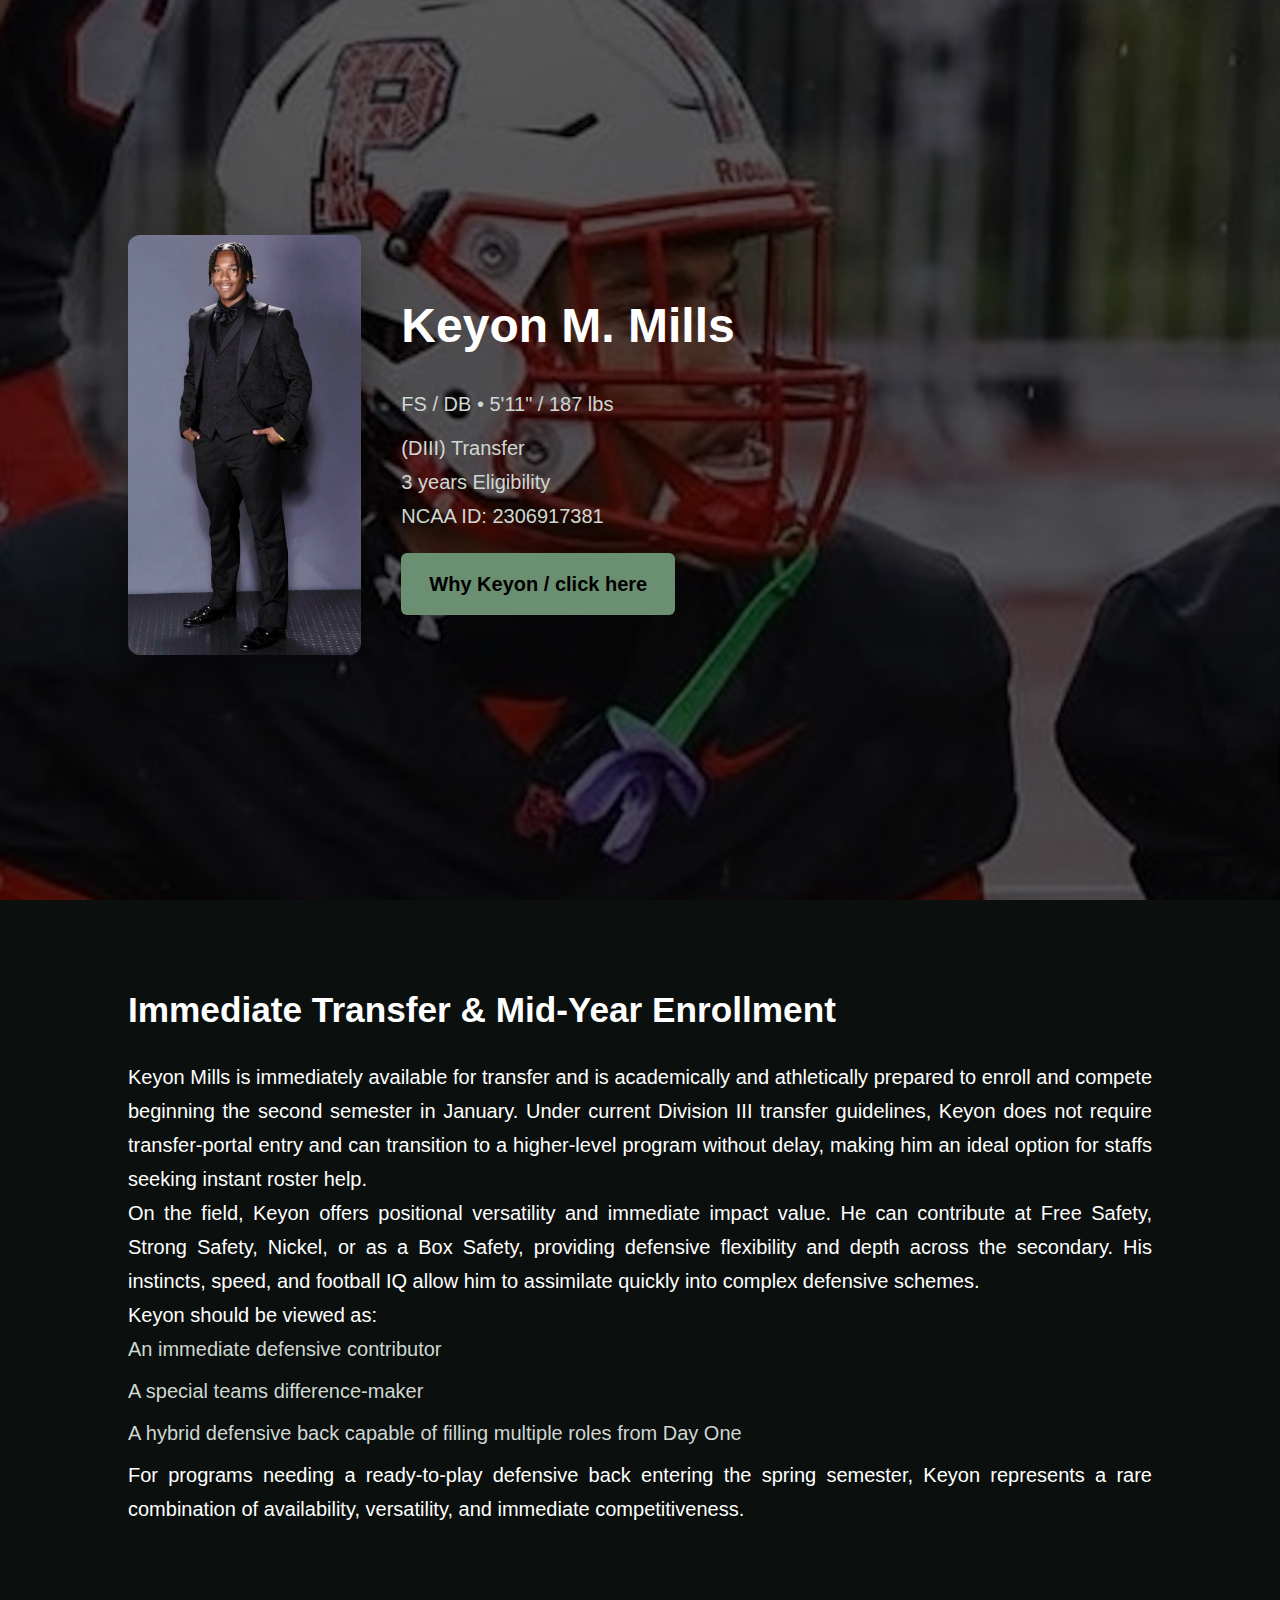
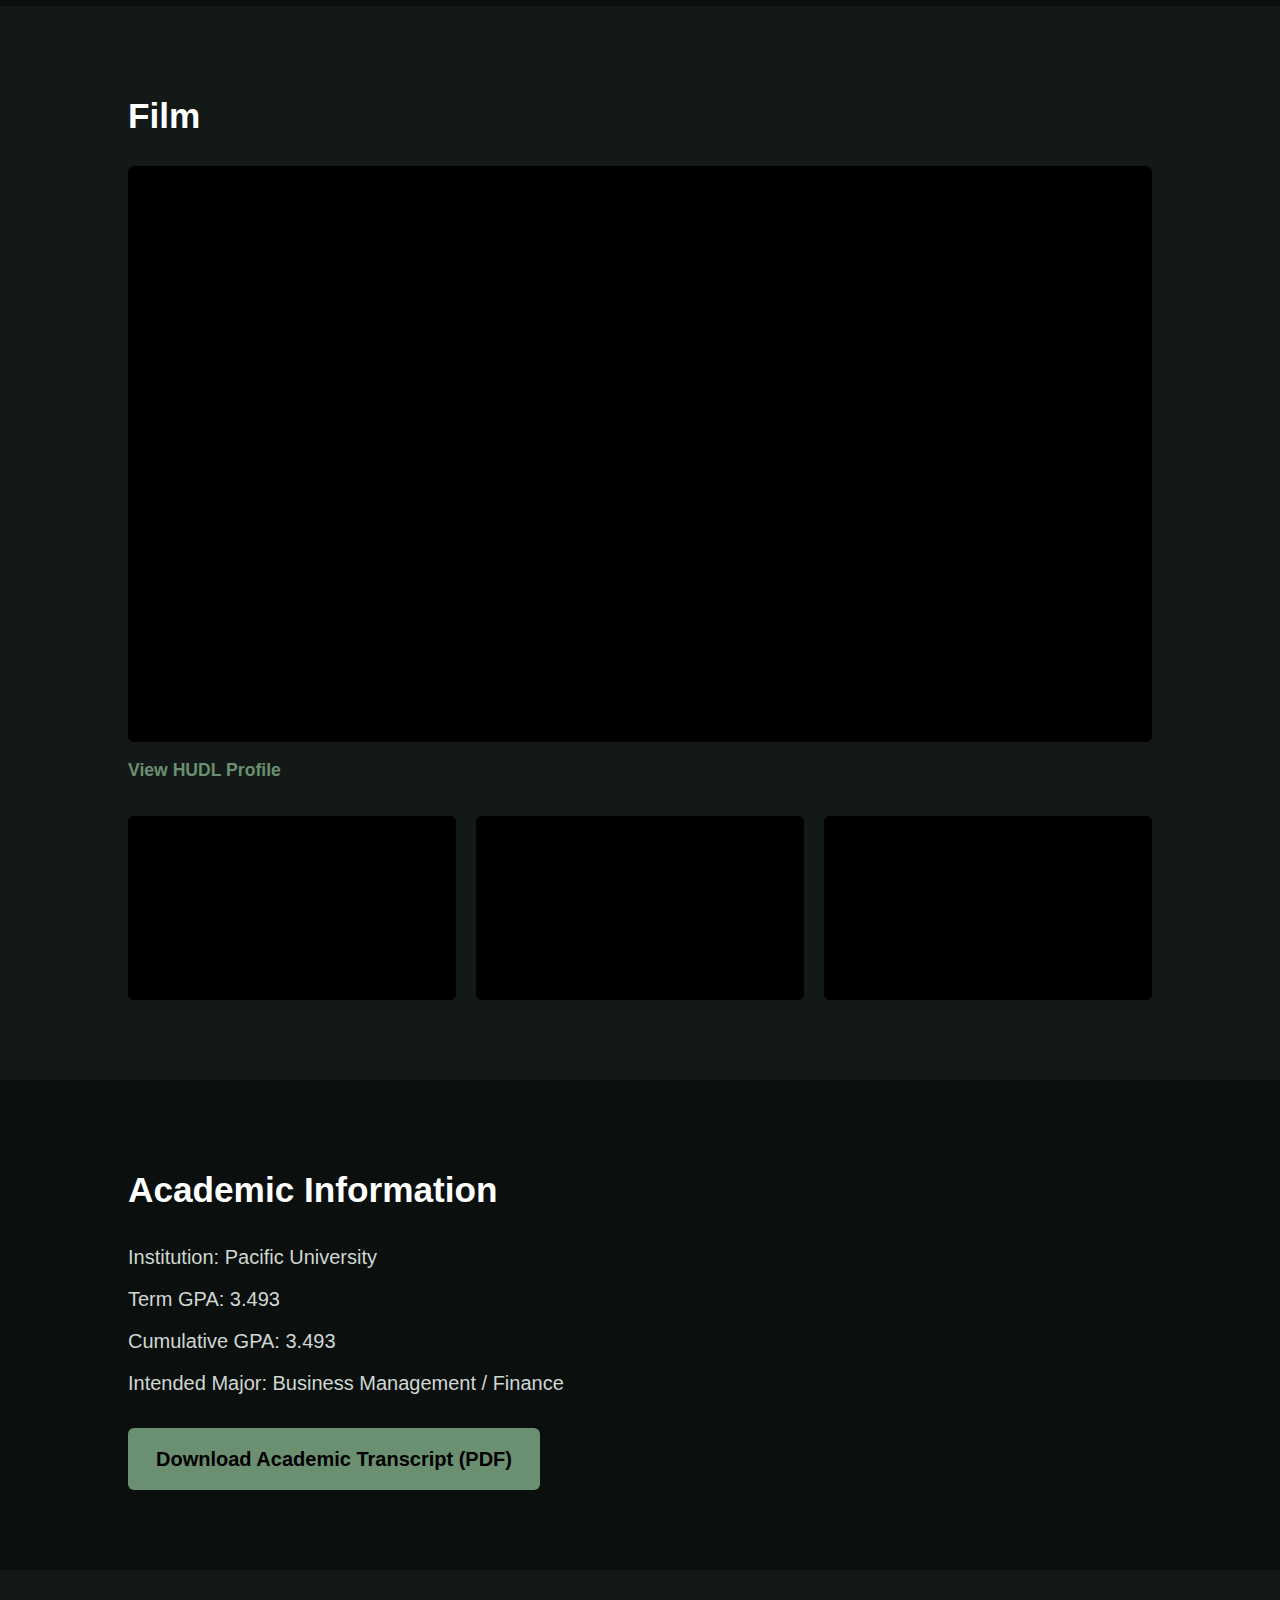
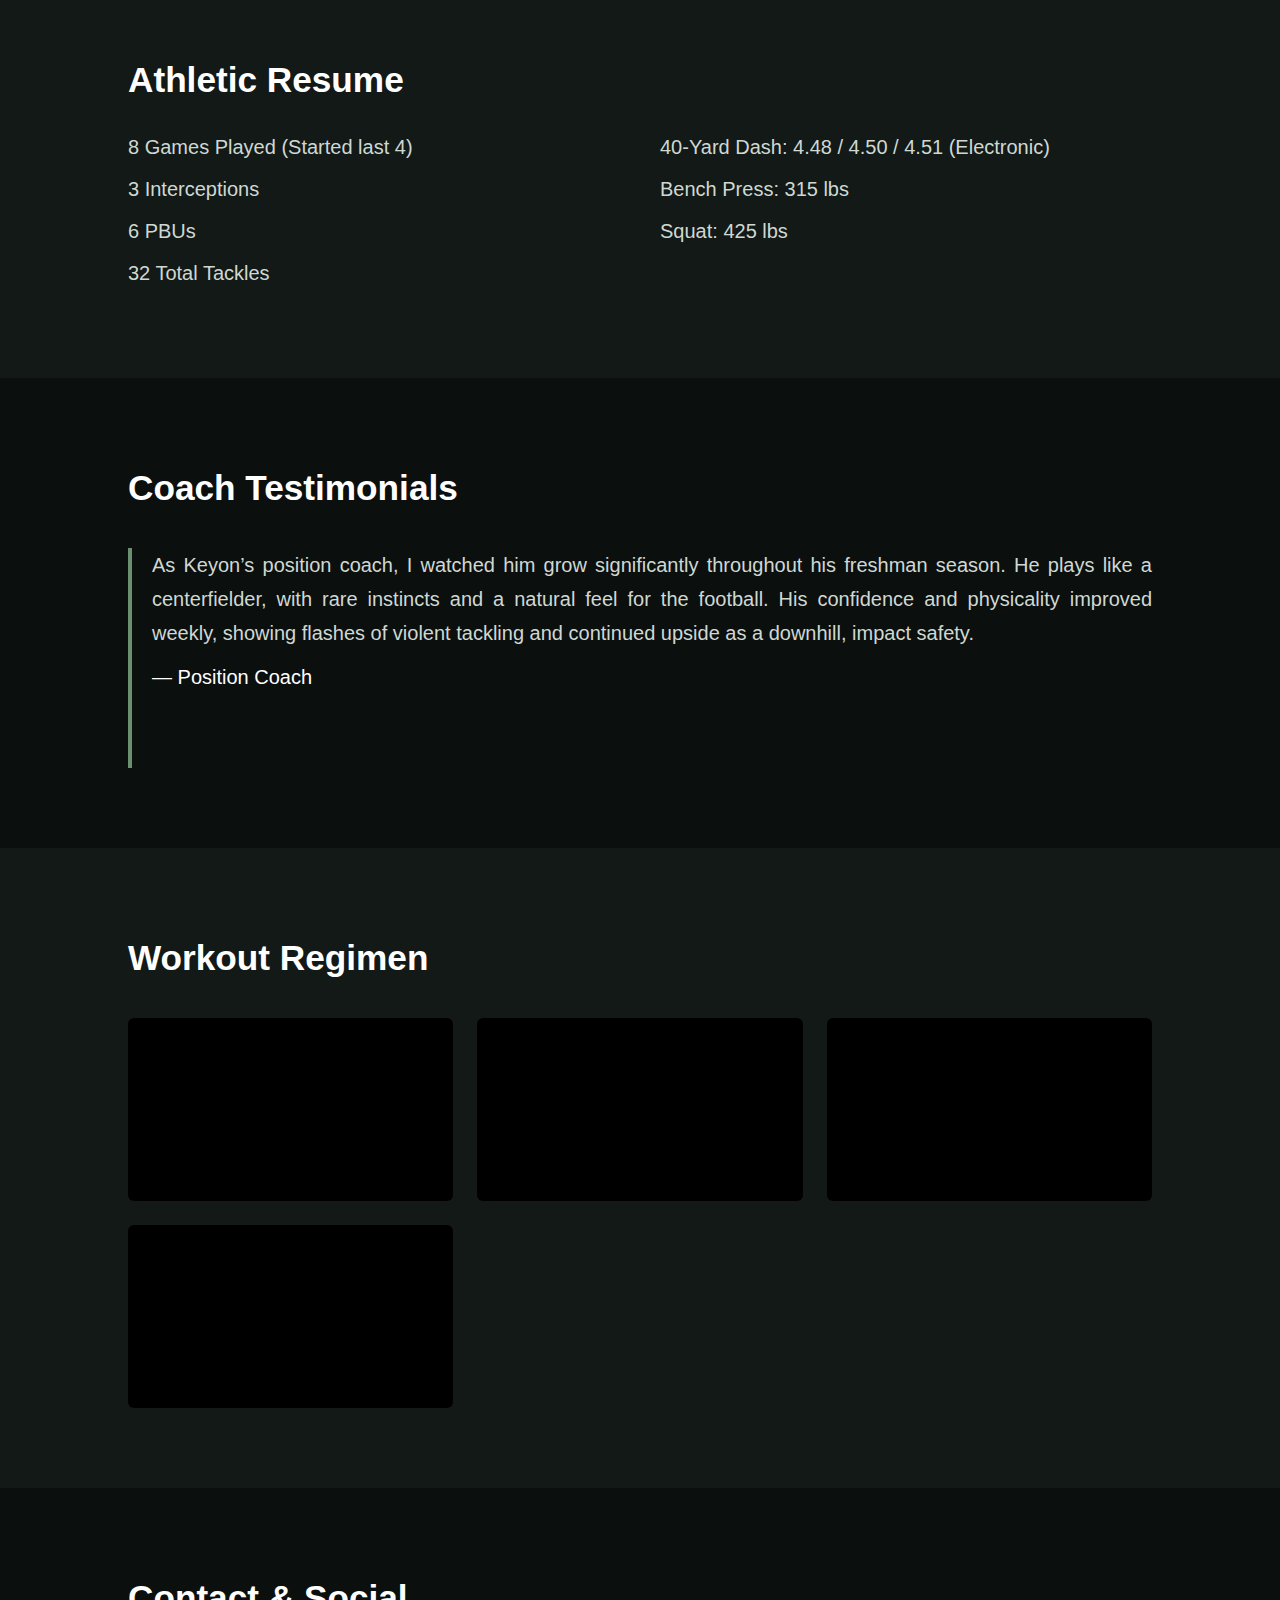
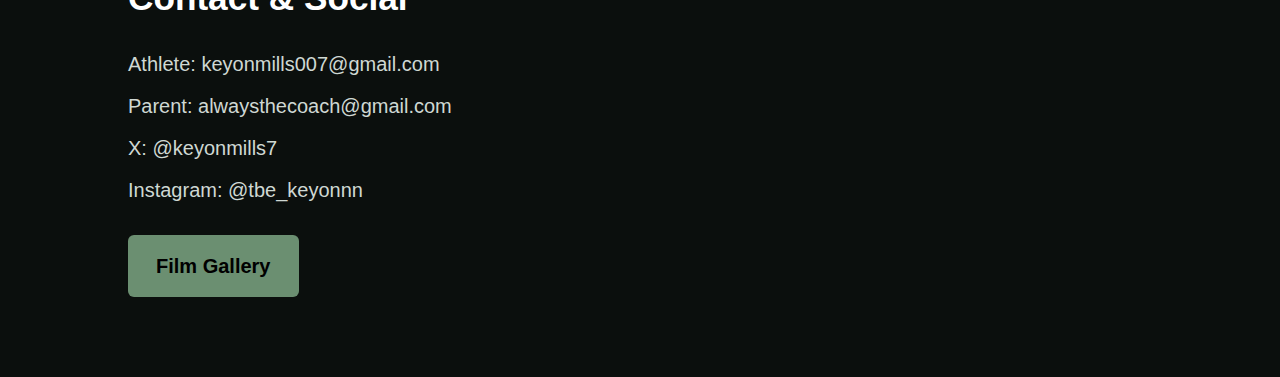
<file: index.html>
<!DOCTYPE html>
<html lang="en">
<head>
  <meta charset="UTF-8" />
  <meta name="viewport" content="width=device-width, initial-scale=1.0" />
  <title>Keyon M. Mills | Recruiting Profile</title>

  <!-- Styles -->
  <link rel="stylesheet" href="css/styles.css" />
</head>
<body>

  <!-- ================= HERO ================= -->
  <header class="hero">
    <div class="hero-overlay"></div>

    <div class="hero-content">
      <div class="hero-profile">
        <img
          src="assets/images/profile/keyon-profile.jpeg"
          alt="Keyon M. Mills profile photo"
          class="profile-img"
        />
      </div>

      <div class="hero-text">
        <h1>Keyon M. Mills</h1>
        <p class="hero-subtitle">
          FS / DB • 5'11" / 187 lbs
        </p>

        <ul class="hero-meta">
          <li> (DIII) Transfer</li>
          <li>3 years Eligibility</li>
          <li>NCAA ID: 2306917381</li>
        </ul>

        

        <a href="why-keyon.html" class="cta-btn">
  Why Keyon / click here
</a>

      </div>
    </div>
  </header>

  <!-- ================= PERSONAL STATEMENT ================= -->
 <section class="section">
  <h2>Immediate Transfer & Mid-Year Enrollment</h2>

  <p>
    Keyon Mills is immediately available for transfer and is academically and athletically
    prepared to enroll and compete beginning the second semester in January. Under current
    Division III transfer guidelines, Keyon does not require transfer-portal entry and can
    transition to a higher-level program without delay, making him an ideal option for staffs
    seeking instant roster help.
  </p>

  <p>
    On the field, Keyon offers positional versatility and immediate impact value. He can
    contribute at Free Safety, Strong Safety, Nickel, or as a Box Safety, providing defensive
    flexibility and depth across the secondary. His instincts, speed, and football IQ allow
    him to assimilate quickly into complex defensive schemes.
  </p>

  <p>
    Keyon should be viewed as:
  </p>

  <ul class="resume-list">
    <li>An immediate defensive contributor</li>
    <li>A special teams difference-maker</li>
    <li>A hybrid defensive back capable of filling multiple roles from Day One</li>
  </ul>

  <p>
    For programs needing a ready-to-play defensive back entering the spring semester,
    Keyon represents a rare combination of availability, versatility, and immediate
    competitiveness.
  </p>
</section>


  <!-- ================= FILM ================= -->
  <section class="section dark">
  <h2>Film</h2>

 <!-- MAIN HIGHLIGHT REEL -->
  <div class="film-main">
    <div class="video-embed">
      <iframe
        src="https://player.vimeo.com/video/1150003638?badge=0&autopause=0&title=0&byline=0&portrait=0"
        allow="autoplay; fullscreen; picture-in-picture"
        allowfullscreen
        title="Keyon Mills Highlight Reel">
      </iframe>
    </div>
  </div>

  <div class="film-links">
    <a
      href="https://www.hudl.com/profile/26196421/Keyon-Mills/highlights"
      target="_blank"
      class="hudl-link">
      View HUDL Profile
    </a>
  </div>

  <!-- SITUATIONAL CLIPS -->
  <div class="film-grid">
    <!-- 1. Interception -->
    <div class="video-embed">
      <iframe
        src="https://player.vimeo.com/video/1149246989?badge=0&autopause=0"
        allowfullscreen
        title="Keyon #3 INT">
      </iframe>
    </div>

    <!-- 2. KO Tackle -->
    <div class="video-embed">
      <!-- <iframe
        src="https://player.vimeo.com/video/1149247008?badge=0&autopause=0"
        allowfullscreen
        title="Keyon #12 KO Tackle">
      </iframe> -->

      <iframe
    src="https://player.vimeo.com/video/1151012094?badge=0&autopause=0"
    allow="autoplay; fullscreen; picture-in-picture"
    allowfullscreen>
  </iframe>
    </div>

    <!-- 3. Pass Breakup -->
    <div class="video-embed">
      <!-- <iframe
        src="https://player.vimeo.com/video/1149247023?badge=0&autopause=0"
        allowfullscreen
        title="Keyon #12 PBU">
      </iframe> -->

      <iframe
    src="https://player.vimeo.com/video/1151012993?badge=0&autopause=0"
    allow="autoplay; fullscreen; picture-in-picture"
    allowfullscreen
    title="DB Coverage Work">
  </iframe>
    </div>
  </div>
</section>



  <!-- ================= ACADEMICS ================= -->
  <section class="section">
    <h2>Academic Information</h2>

    <ul class="academic-list">
      <li>Institution: Pacific University</li>
      <li>Term GPA: 3.493</li>
      <li>Cumulative GPA: 3.493</li>
      <li>Intended Major: Business Management / Finance</li>
    </ul>

    <a
  href="assets/docs/keyon-transcript.pdf"
  class="cta-btn"
  download
>
  Download Academic Transcript (PDF)
</a>

  </section>

  <!-- ================= ATHLETIC RESUME ================= -->
 <!-- ================= ATHLETIC RESUME ================= -->
<section class="section dark">
  <h2>Athletic Resume</h2>

  <div class="resume-grid">
    <!-- Left column: Production -->
    <ul class="resume-list">
      <li>8 Games Played (Started last 4)</li>
      <li>3 Interceptions</li>
      <li>6 PBUs</li>
      <li>32 Total Tackles</li>
    </ul>

    <!-- Right column: Measurables -->
    <ul class="resume-list">
      <li>40-Yard Dash: 4.48 / 4.50 / 4.51 (Electronic)</li>
      <li>Bench Press: 315 lbs</li>
      <li>Squat: 425 lbs</li>
    </ul>
  </div>
</section>


  <!-- ================= TESTIMONIALS ================= -->
 <section class="section">
  <h2>Coach Testimonials</h2>

  <div class="testimonial-container">
    <blockquote class="testimonial active">
      As Keyon’s position coach, I watched him grow significantly throughout his freshman season.
      He plays like a centerfielder, with rare instincts and a natural feel for the football.
      His confidence and physicality improved weekly, showing flashes of violent tackling
      and continued upside as a downhill, impact safety.
      <span>— Position Coach</span>
    </blockquote>

    <blockquote class="testimonial">
      I’ve had the privilege of training Keyon since he was 10 years old, and from the moment
      he walked into Above the Rest Academy, it was evident he was built differently.
      His relentless work ethic, elite first-step quickness, and commitment to mastering his craft
      separate him from the competition. Any program bringing him in will be getting a gifted athlete
      with consistency, character, and an unwavering drive to excel.
      <span>— Above the Rest Academy</span>
    </blockquote>

    <blockquote class="testimonial">
      I’ve had the privilege of working with Keyon as both his coach and defensive back trainer.
      His ball skills were outstanding early on, and his football IQ grew rapidly as he transitioned
      to safety. He consistently applied coaching with professionalism and precision.
      Keyon is only scratching the surface of his potential as a high-impact defensive back.
      <span>— Arness Ikner, DB Specialist & Consultant</span>
    </blockquote>

    <blockquote class="testimonial">
      Over a focused 16-week speed and performance cycle, Keyon showed excellent progress.
      His explosiveness, balance, and body control improved significantly through disciplined,
      intentional training. He trained with consistency and detail throughout the program,
      and I look forward to his continued production at the next level.
      <span>— Speed University</span>
    </blockquote>
  </div>
</section>


 <!-- ================= WORKOUT REGIMEN ================= -->
<section class="section dark">
  <h2>Workout Regimen</h2>

  <div class="workout-grid">

    <!-- 1. Workout Clip -->
    <div class="video-embed">
      <!-- <iframe
        src="https://player.vimeo.com/video/1149246559?badge=0&autopause=0"
        allow="autoplay; fullscreen; picture-in-picture"
        allowfullscreen
        title="Workout Clip 1 - 40 dash">
      </iframe> -->
    
    <iframe
    src="https://player.vimeo.com/video/1151011028?badge=0&autopause=0"
    allow="autoplay; fullscreen; picture-in-picture"
    allowfullscreen>
  </iframe>
    </div>

    <!-- 2. Workout Clip -->
    <div class="video-embed">
      <iframe
        src="https://player.vimeo.com/video/1149244801?badge=0&autopause=0"
        allow="autoplay; fullscreen; picture-in-picture"
        allowfullscreen
        title="Workout Clip 2">
      </iframe>
    </div>

    <!-- 3. Workout Clip -->
    <div class="video-embed">
      <iframe
        src="https://player.vimeo.com/video/1149251500?badge=0&autopause=0"
        allow="autoplay; fullscreen; picture-in-picture"
        allowfullscreen
        title="Workout Clip 3">
      </iframe>
    </div>

    <!-- 4. Workout Clip -->
    <div class="video-embed">
      <iframe
        src="https://player.vimeo.com/video/1149251518?badge=0&autopause=0"
        allow="autoplay; fullscreen; picture-in-picture"
        allowfullscreen
        title="Workout Clip 4">
      </iframe>
    </div>

  </div>
</section>
 



  <!-- ================= CONTACT =================12345 -->
  <section class="section">
    <h2>Contact & Social</h2>

    <ul class="contact-list">
      <li>Athlete: keyonmills007@gmail.com</li>
      <li>Parent: alwaysthecoach@gmail.com</li>
      <li>X: @keyonmills7</li>
      <li>Instagram: @tbe_keyonnn</li>
    </ul>

    <a href="film-gallery.html" class="cta-btn">
  Film Gallery
</a>

  </section>

  <!-- Scripts -->
  <script src="js/slideshow.js"></script>
  <script src="js/testimonials.js"></script>

</body>
</html>
</file>
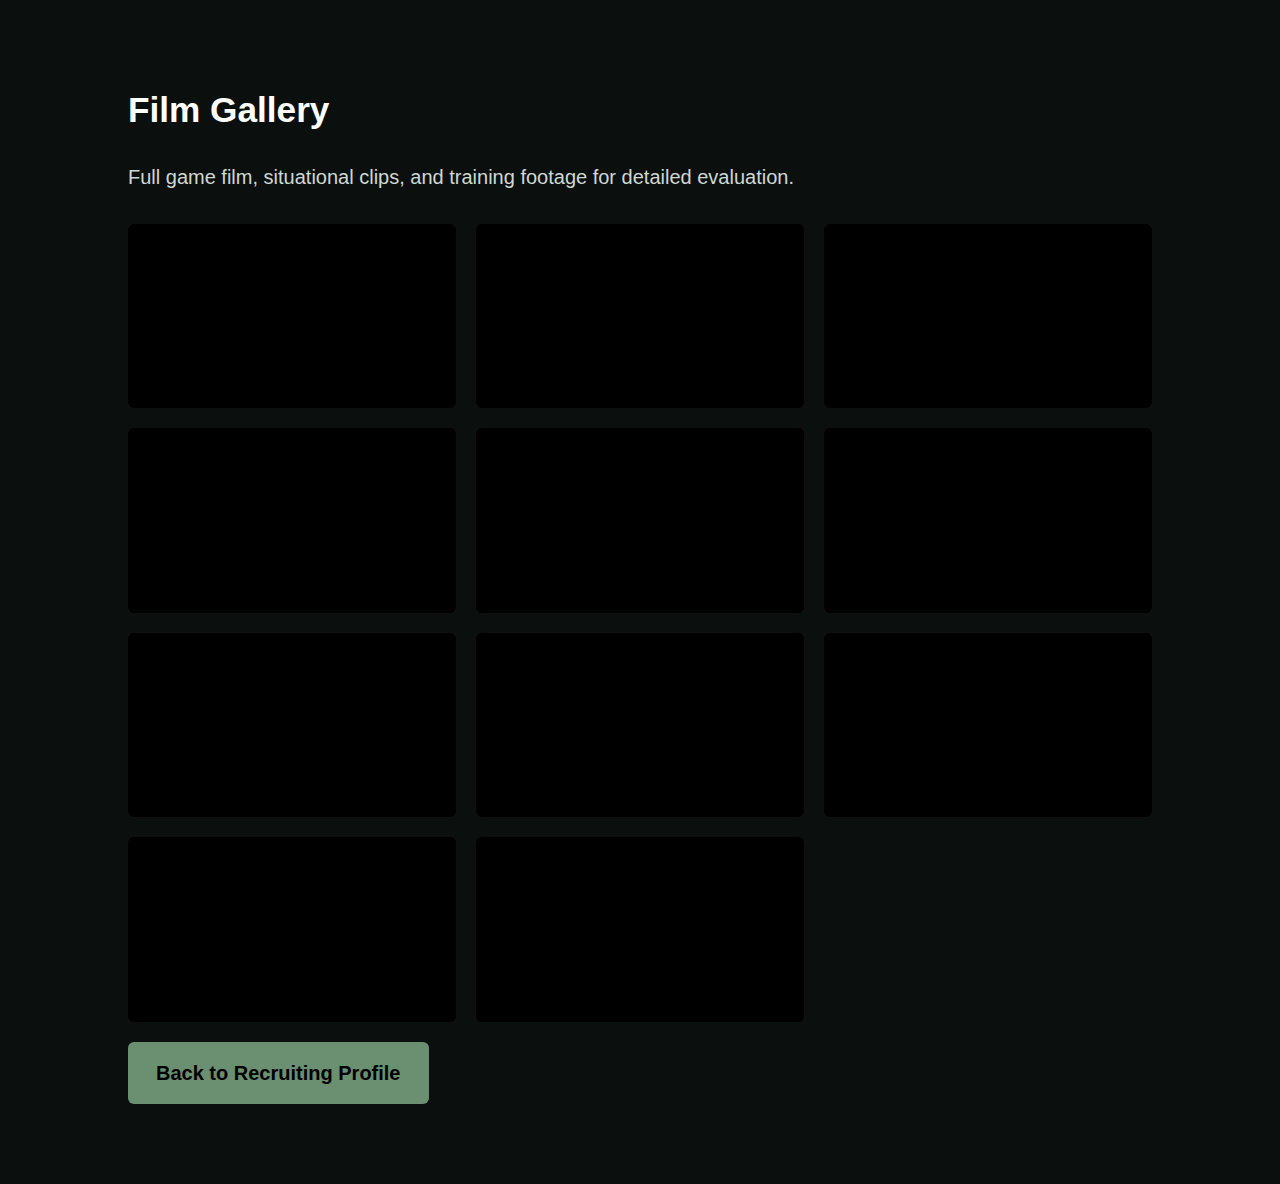
<file: film-gallery.html>
<!DOCTYPE html>
<html lang="en">
<head>
  <meta charset="UTF-8" />
  <meta name="viewport" content="width=device-width, initial-scale=1.0" />
  <title>Film Gallery | Keyon M. Mills</title>

  <!-- Shared Styles -->
  <link rel="stylesheet" href="css/styles.css" />
</head>
<body>

  <section class="section">
    <h2>Film Gallery</h2>

    <p class="hero-subtitle">
      Full game film, situational clips, and training footage for detailed evaluation.
    </p>

    <!-- ================= FILM GRID ================= -->
    <div class="film-grid">

      <!-- 1. Film Clip -->
      <div class="video-embed">
        <iframe
          src="https://player.vimeo.com/video/1149989323?badge=0&autopause=0"
          allow="autoplay; fullscreen; picture-in-picture"
          allowfullscreen
          title="FG 1">
        </iframe>
      </div>

      <!-- 2. Film Clip -->
      <div class="video-embed">
        <iframe
          src="https://player.vimeo.com/video/1149989336?badge=0&autopause=0"
          allow="autoplay; fullscreen; picture-in-picture"
          allowfullscreen
          title="FG 2">
        </iframe>
      </div>

      <!-- 3. Film Clip -->
      <div class="video-embed">
        <iframe
          src="https://player.vimeo.com/video/1149989350?badge=0&autopause=0"
          allow="autoplay; fullscreen; picture-in-picture"
          allowfullscreen
          title="FG 3">
        </iframe>
      </div>

      <!-- 4. Film Clip -->
      <div class="video-embed">
        <iframe
          src="https://player.vimeo.com/video/1149989356?badge=0&autopause=0"
          allow="autoplay; fullscreen; picture-in-picture"
          allowfullscreen
          title="FG 4">
        </iframe>
      </div>

      <!-- 5. Film Clip -->
      <div class="video-embed">
        <iframe
          src="https://player.vimeo.com/video/1149989373?badge=0&autopause=0"
          allow="autoplay; fullscreen; picture-in-picture"
          allowfullscreen
          title="FG 5">
        </iframe>
      </div>

      <!-- 6. Film Clip -->
      <div class="video-embed">
        <iframe
          src="https://player.vimeo.com/video/1149989387?badge=0&autopause=0"
          allow="autoplay; fullscreen; picture-in-picture"
          allowfullscreen
          title="FG 6">
        </iframe>
      </div>

      <!-- 7. Film Clip -->
      <div class="video-embed">
        <iframe
          src="https://player.vimeo.com/video/1149989395?badge=0&autopause=0"
          allow="autoplay; fullscreen; picture-in-picture"
          allowfullscreen
          title="FG 7">
        </iframe>
      </div>

      <!-- 8. Film Clip -->
      <div class="video-embed">
        <iframe
          src="https://player.vimeo.com/video/1149989403?badge=0&autopause=0"
          allow="autoplay; fullscreen; picture-in-picture"
          allowfullscreen
          title="FG 8">
        </iframe>
      </div>

      <!-- 9. Film Clip -->
      <div class="video-embed">
        <iframe
          src="https://player.vimeo.com/video/1149989411?badge=0&autopause=0"
          allow="autoplay; fullscreen; picture-in-picture"
          allowfullscreen
          title="FG 9">
        </iframe>
      </div>

      <!-- 10. Film Clip -->
      <div class="video-embed">
        <iframe
          src="https://player.vimeo.com/video/1149989422?badge=0&autopause=0"
          allow="autoplay; fullscreen; picture-in-picture"
          allowfullscreen
          title="FG 10">
        </iframe>
      </div>

      <!-- 11. Film Clip -->
      <div class="video-embed">
        <iframe
          src="https://player.vimeo.com/video/1149989437?badge=0&autopause=0"
          allow="autoplay; fullscreen; picture-in-picture"
          allowfullscreen
          title="FG 11">
        </iframe>
      </div>

    </div>

    <a href="index.html" class="cta-btn">
      Back to Recruiting Profile
    </a>

  </section>

</body>
</html>
</file>
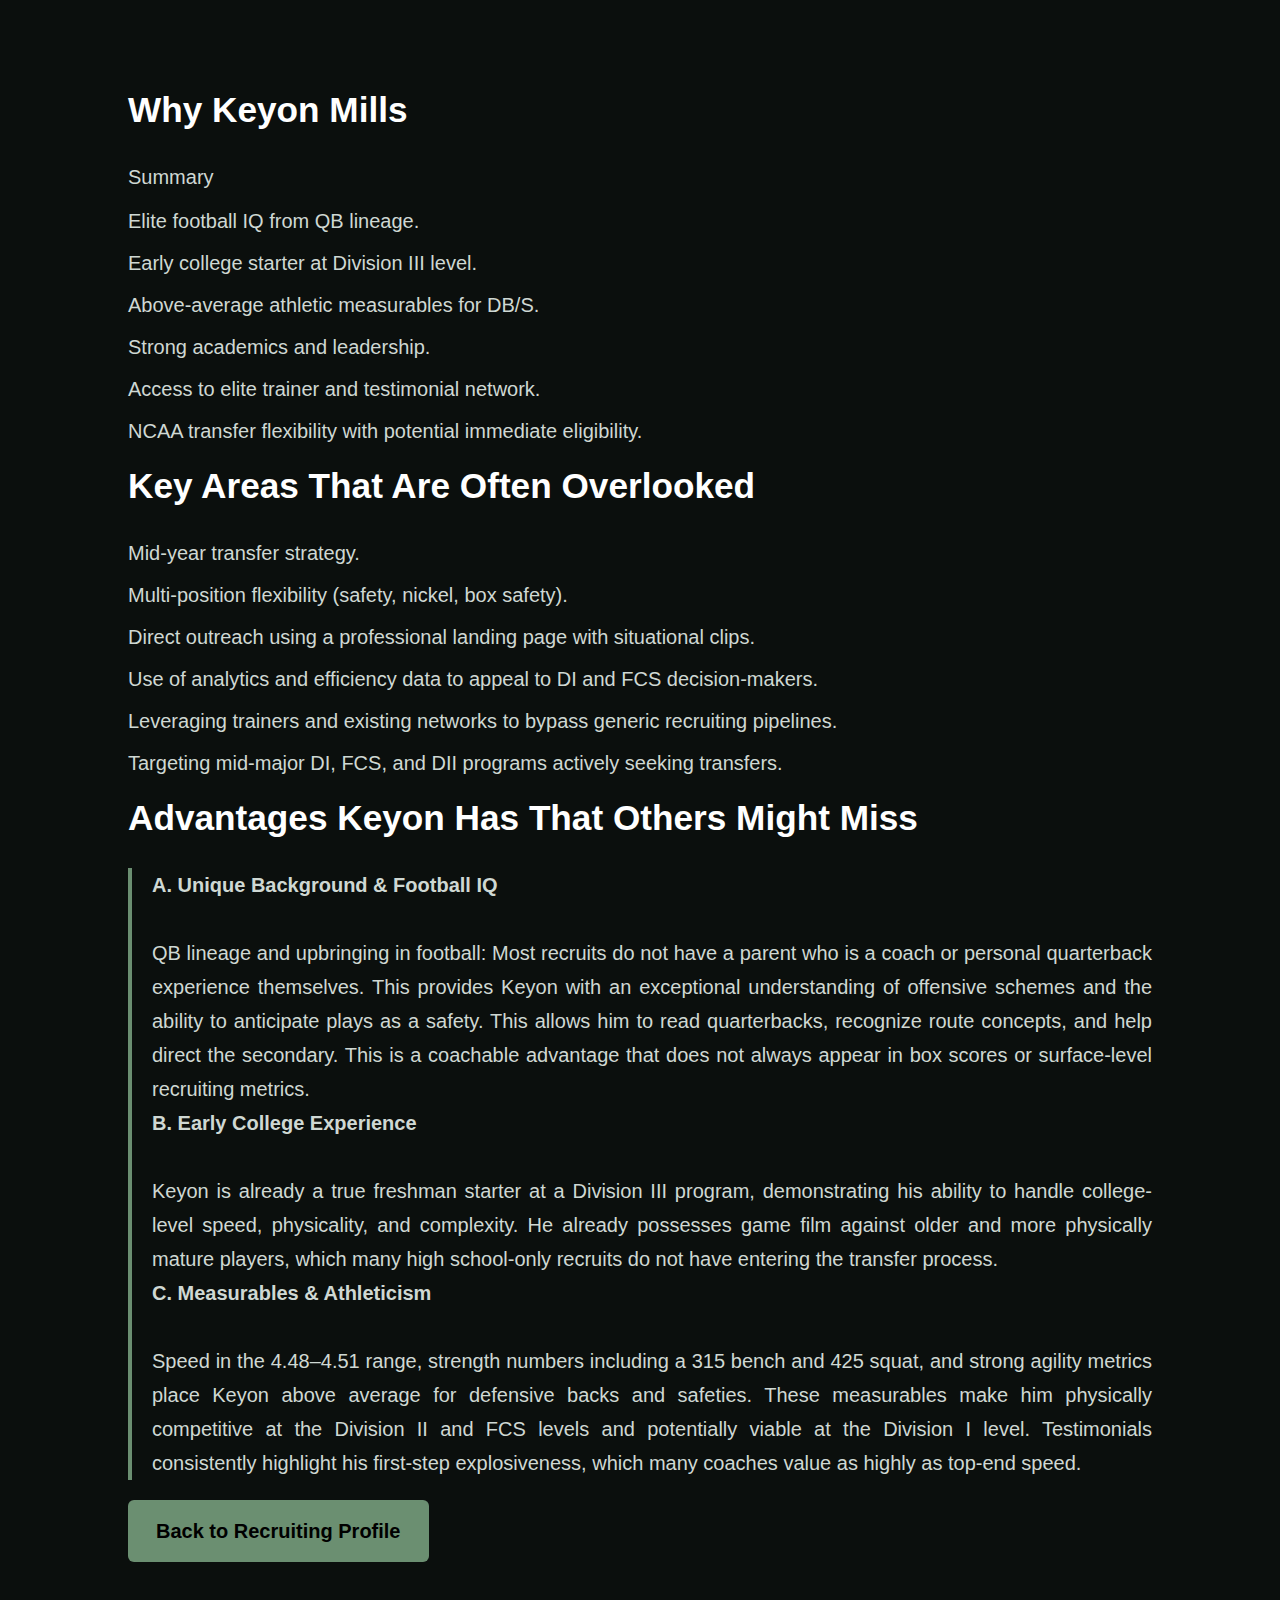
<file: why-keyon.html>
<!DOCTYPE html>
<html lang="en">
<head>
  <meta charset="UTF-8" />
  <meta name="viewport" content="width=device-width, initial-scale=1.0" />
  <title>Why Keyon Mills</title>
  <link rel="stylesheet" href="css/styles.css" />
</head>
<body>

<section class="section">
  <h2>Why Keyon Mills</h2>

  <p class="hero-subtitle">
    Summary
  </p>

  <ul class="resume-list">
    <li>Elite football IQ from QB lineage.</li>
    <li>Early college starter at Division III level.</li>
    <li>Above-average athletic measurables for DB/S.</li>
    <li>Strong academics and leadership.</li>
    <li>Access to elite trainer and testimonial network.</li>
    <li>NCAA transfer flexibility with potential immediate eligibility.</li>
  </ul>

  <h2>Key Areas That Are Often Overlooked</h2>

  <ul class="resume-list">
    <li>Mid-year transfer strategy.</li>
    <li>Multi-position flexibility (safety, nickel, box safety).</li>
    <li>Direct outreach using a professional landing page with situational clips.</li>
    <li>Use of analytics and efficiency data to appeal to DI and FCS decision-makers.</li>
    <li>Leveraging trainers and existing networks to bypass generic recruiting pipelines.</li>
    <li>Targeting mid-major DI, FCS, and DII programs actively seeking transfers.</li>
  </ul>

  <h2>Advantages Keyon Has That Others Might Miss</h2>

  <blockquote>
    <strong>A. Unique Background & Football IQ</strong><br /><br />
    QB lineage and upbringing in football: Most recruits do not have a parent who is a coach
    or personal quarterback experience themselves. This provides Keyon with an exceptional
    understanding of offensive schemes and the ability to anticipate plays as a safety.
    This allows him to read quarterbacks, recognize route concepts, and help direct the
    secondary. This is a coachable advantage that does not always appear in box scores
    or surface-level recruiting metrics.
  </blockquote>

  <blockquote>
    <strong>B. Early College Experience</strong><br /><br />
    Keyon is already a true freshman starter at a Division III program, demonstrating
    his ability to handle college-level speed, physicality, and complexity.
    He already possesses game film against older and more physically mature players,
    which many high school-only recruits do not have entering the transfer process.
  </blockquote>

  <blockquote>
    <strong>C. Measurables & Athleticism</strong><br /><br />
    Speed in the 4.48–4.51 range, strength numbers including a 315 bench and 425 squat,
    and strong agility metrics place Keyon above average for defensive backs and safeties.
    These measurables make him physically competitive at the Division II and FCS levels
    and potentially viable at the Division I level. Testimonials consistently highlight
    his first-step explosiveness, which many coaches value as highly as top-end speed.
  </blockquote>

  <a href="index.html" class="cta-btn">
    Back to Recruiting Profile
  </a>
</section>

</body>
</html>
</file>
<file: css/styles.css>
:root {
  --bg-dark: #0b0f0d;
  --bg-light: #121916;
  --accent: #6b8f71;
  --text-main: #ffffff;
  --text-muted: #cfd8d3;
}

* {
  box-sizing: border-box;
  margin: 0;
  padding: 0;
}

body {
  font-family: Arial, Helvetica, sans-serif;
  background-color: var(--bg-dark);
  color: var(--text-main);
  line-height: 1.7;
  font-size: 20px;
  text-align: justify;
}

.section {
  padding: 80px 10%;
}

.section.dark {
  background-color: var(--bg-light);
}

h1, h2 {
  margin-bottom: 20px;
  color: var(--text-main);
}

h1 {
  font-size: 3.4rem;
}

h2 {
  font-size: 2.2rem;
}

.hero {
  position: relative;
  height: 100vh;
  background-size: cover;
  background-position: center ;
  transition: background-image 1s ease-in-out;
}

.hero-overlay {
  position: absolute;
  inset: 0;
  background: rgba(0, 0, 0, 0.65);
}

.hero-content {
  position: relative;
  z-index: 2;
  display: flex;
  align-items: center;
  gap: 40px;
  height: 100%;
  padding: 0 10%;
}

.hero-profile img {
  max-height: 420px;
  width: auto;
  max-width: 720px;
  border-radius: 12px;
  box-shadow: 0 20px 40px rgba(0, 0, 0, 0.4);
  flex-shrink: 0;
}


.hero-text h1 {
  font-size: 3rem;
}

.hero-subtitle {
  color: var(--text-muted);
  margin-bottom: 10px;
}

.hero-meta li,
.hero-measurables span {
  list-style: none;
  display: block;
  color: var(--text-muted);
}

.hero-measurables {
  margin: 15px 0;
}

.cta-btn {
  display: inline-block;
  margin-top: 20px;
  padding: 14px 28px;
  background-color: var(--accent);
  color: #000;
  text-decoration: none;
  font-weight: bold;
  border-radius: 6px;
  transition: transform 0.2s ease, opacity 0.2s ease;
}

.cta-btn:hover {
  transform: translateY(-2px);
  opacity: 0.9;
}

.hudl-link {
  display: inline-block;
  margin-top: 14px;
  font-size: 1.1rem;
  font-weight: bold;
  color: var(--accent);
  text-decoration: none;
}

.hudl-link:hover {
  text-decoration: underline;
}


.film-main iframe,
.film-grid iframe {
  width: 100%;
  aspect-ratio: 16 / 9;
  border: none;
}

.film-grid {
  display: grid;
  grid-template-columns: repeat(auto-fit, minmax(280px, 1fr));
  gap: 20px;
  margin-top: 30px;
}

.gallery-section {
  margin-top: 60px;
}

.gallery-section h3 {
  font-size: 1.8rem;
  margin-bottom: 20px;
  letter-spacing: 0.5px;
}

.gallery-row {
  display: grid;
  grid-template-columns: repeat(auto-fit, minmax(280px, 1fr));
  gap: 24px;
}


.workout-grid {
  display: grid;
  grid-template-columns: repeat(auto-fit, minmax(280px, 1fr));
  gap: 24px;
  margin-top: 30px;
}

.video-embed {
  position: relative;
  width: 100%;
  aspect-ratio: 16 / 9;
  background: #000;
  overflow: hidden;
  border-radius: 6px;
}

.video-embed iframe {
  position: absolute;
  inset: 0;
  width: 100%;
  height: 100%;
  border: none;
}


/* .video-embed {
  position: relative;
  width: 100%;
  aspect-ratio: 16 / 9;
  background: #000;
  overflow: hidden;
}

.video-embed iframe {
  position: absolute;
  inset: 0;
  width: 100%;
  height: 100%;
  border: none;
} */


blockquote {
  border-left: 4px solid var(--accent);
  padding-left: 20px;
  color: var(--text-muted);
}


blockquote span {
  display: block;
  margin-top: 10px;
  color: var(--text-main);
}

/* ================= TESTIMONIAL ROTATION ================= */

.testimonial-container {
  position: relative;
  min-height: 220px;
  margin-top: 30px;
}

.testimonial {
  position: absolute;
  inset: 0;
  opacity: 0;
  transition: opacity 0.8s ease-in-out;
}

.testimonial.active {
  opacity: 1;
}


ul {
  list-style: none;
}

.contact-list li,
.academic-list li,
.resume-list li {
  margin-bottom: 8px;
  color: var(--text-muted);
}

.resume-grid {
  display: grid;
  grid-template-columns: repeat(auto-fit, minmax(260px, 1fr));
  gap: 40px;
  margin-top: 20px;
}

@media (max-width: 900px) {
  .hero-content {
    flex-direction: column;
    text-align: center;
  }

  .hero-profile img {
    max-height: 300px;
  }
}


/* ================= RESPONSIVE POLISH ================= */

/* Tablets and smaller laptops */
@media (max-width: 1100px) {
  .section {
    padding: 60px 8%;
  }

  h1 {
    font-size: 2.8rem;
  }

  h2 {
    font-size: 2rem;
  }
}

/* Phones and small tablets */
@media (max-width: 700px) {
  body {
    font-size: 17px;
  }

  .section {
    padding: 50px 6%;
  }

  /* HERO FIX */
  .hero {
    height: auto;
    padding: 80px 0;
  }

  .hero-content {
    gap: 24px;
    padding: 0;
  }

  .hero-text h1 {
    font-size: 2.2rem;
  }

  .hero-subtitle {
    font-size: 1rem;
  }

  /* FILM + WORKOUT GRIDS STACK CLEANLY */
  .film-grid,
  .gallery-row,
  .workout-grid {
    grid-template-columns: 1fr;
  }

  /* Gallery section spacing */
  .gallery-section {
    margin-top: 40px;
  }

  .gallery-section h3 {
    font-size: 1.5rem;
  }

  /* CTA BUTTONS */
  .cta-btn {
    width: 100%;
    text-align: center;
  }
}

/* Very small phones */
@media (max-width: 420px) {
  body {
    font-size: 16px;
  }

  h2 {
    font-size: 1.8rem;
  }
}
</file>
